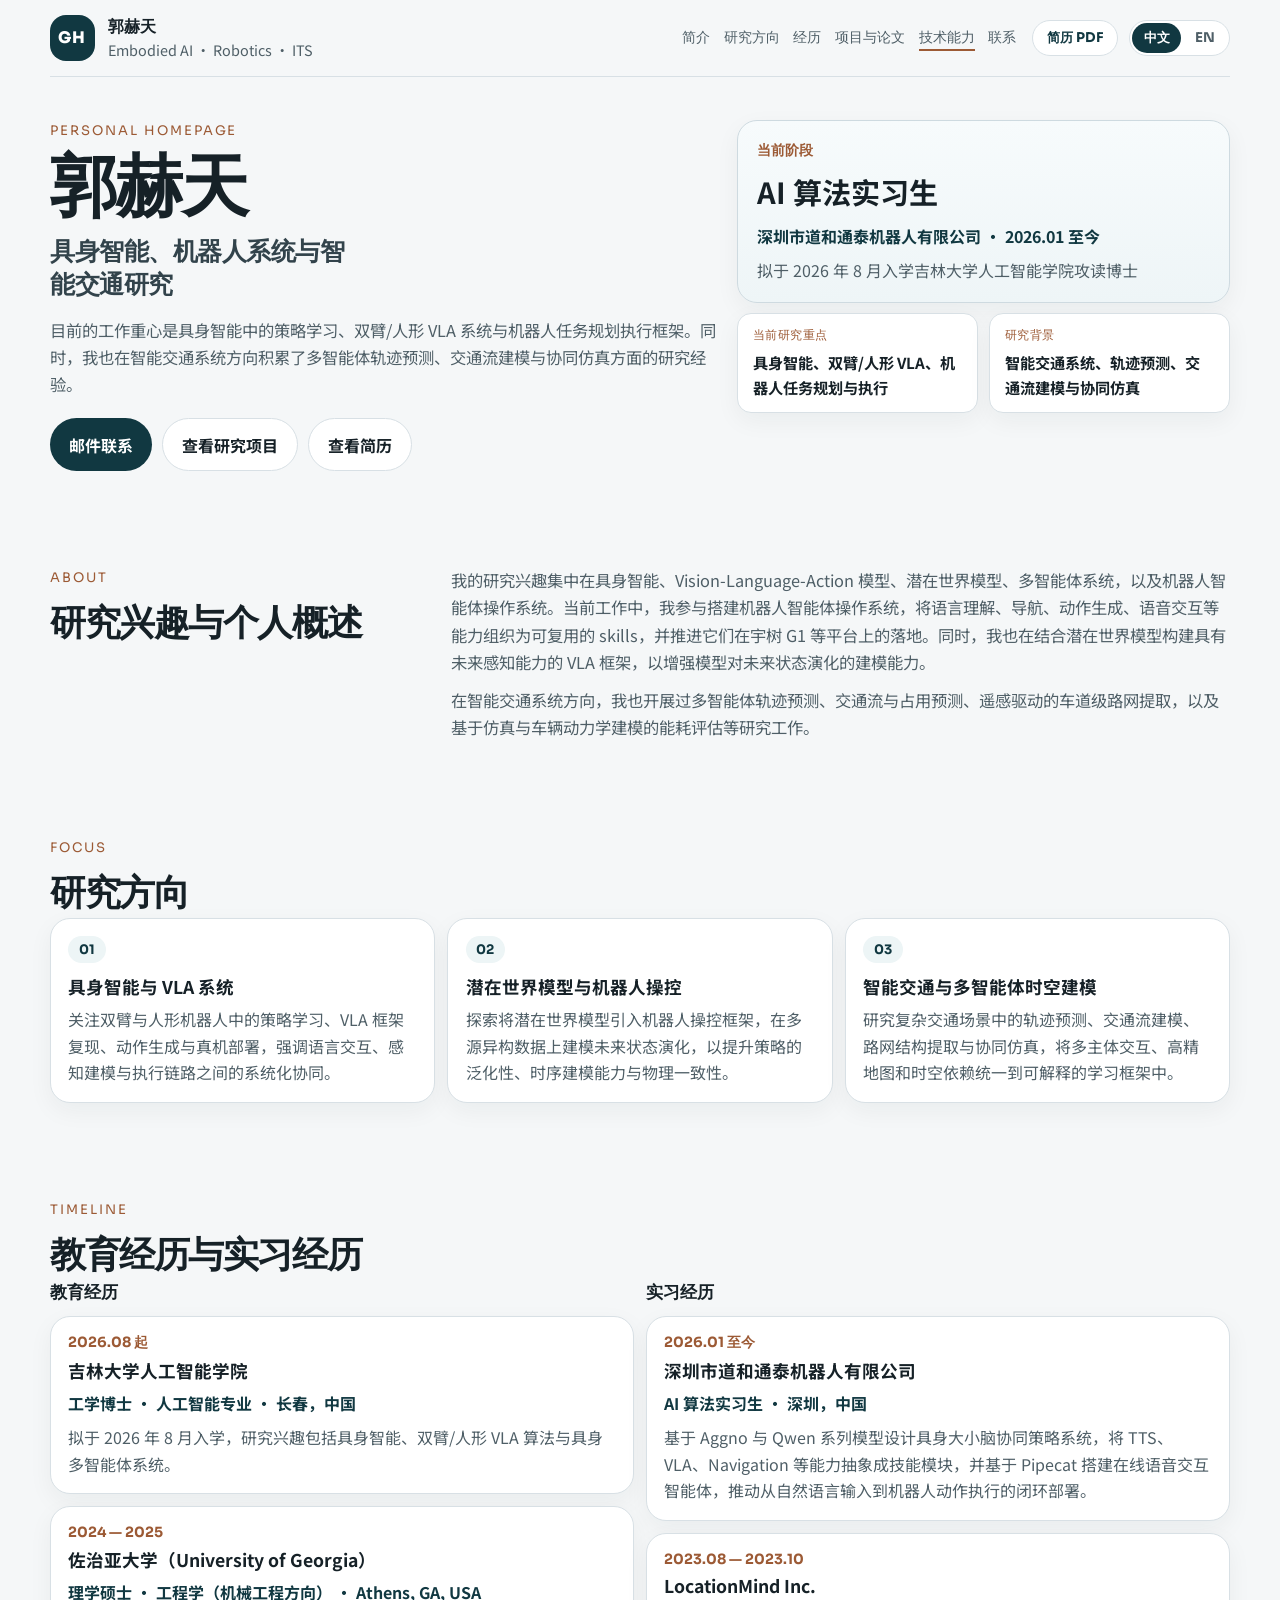
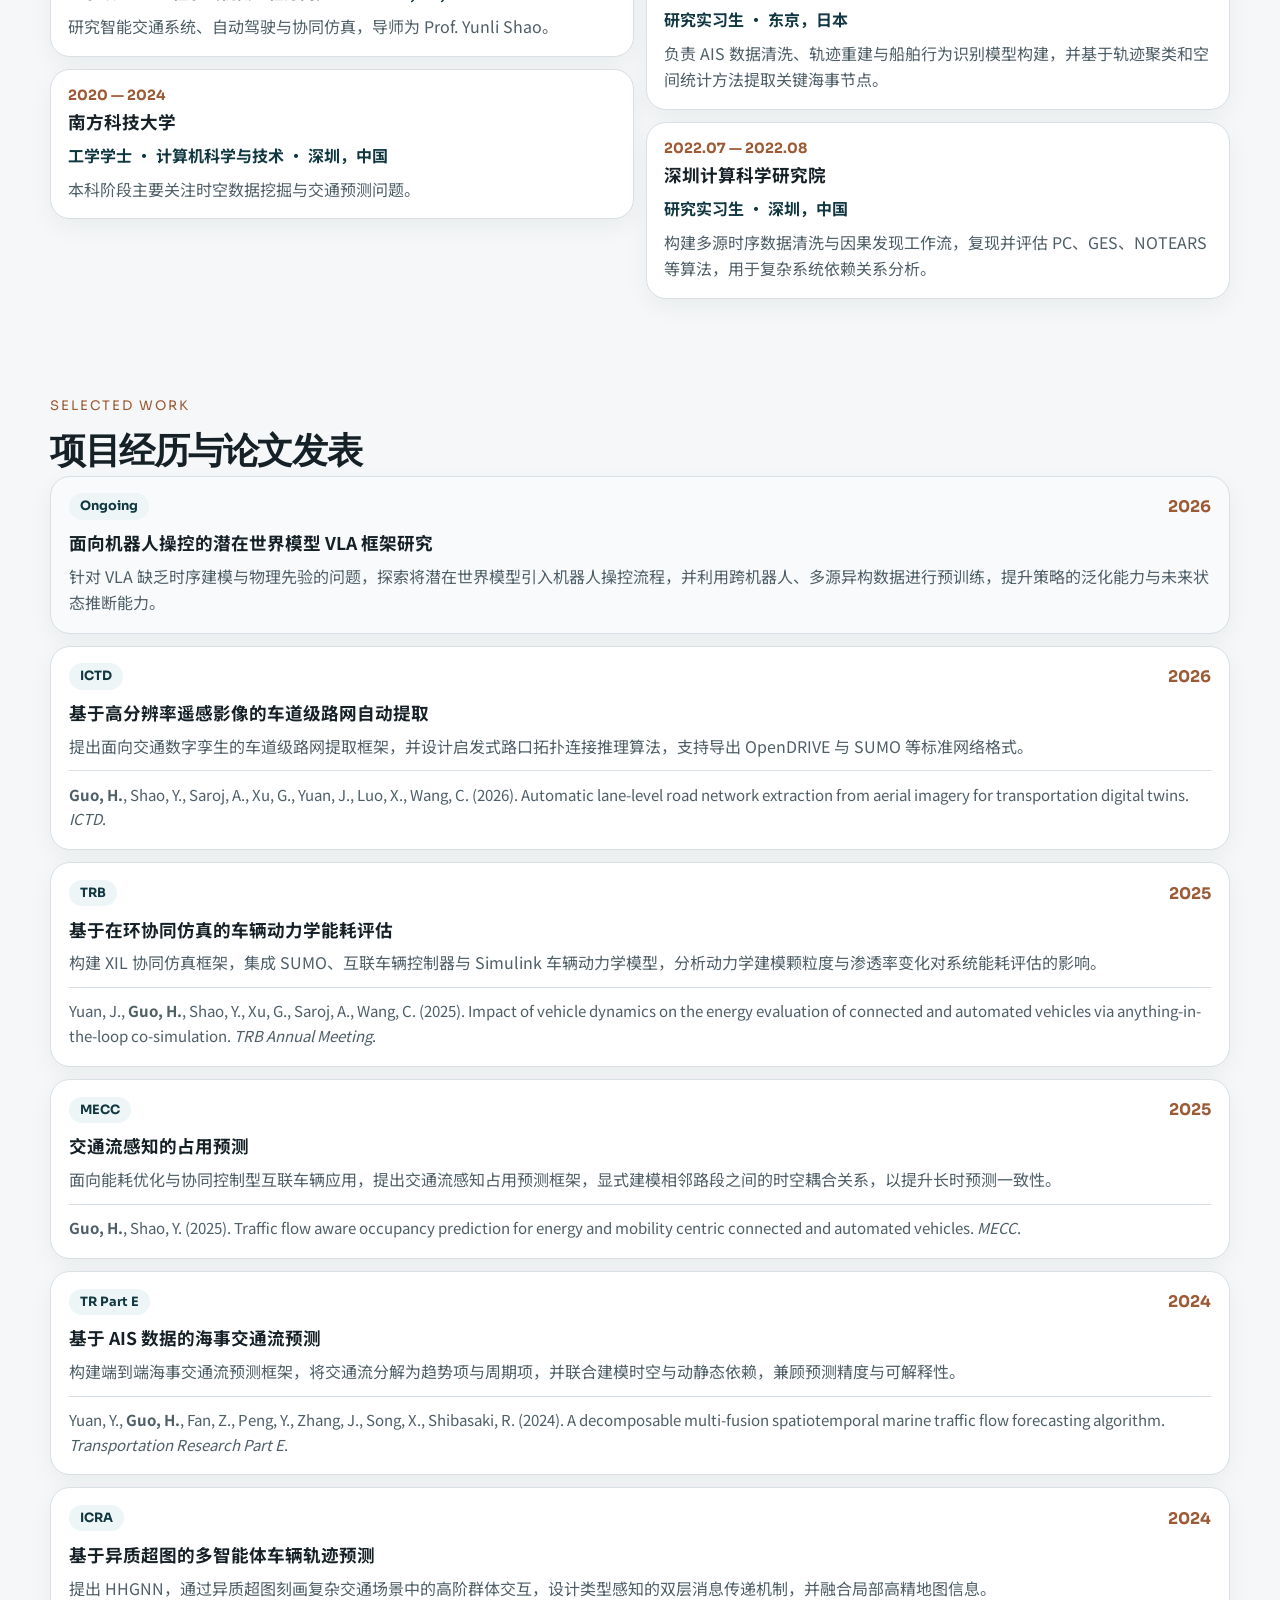
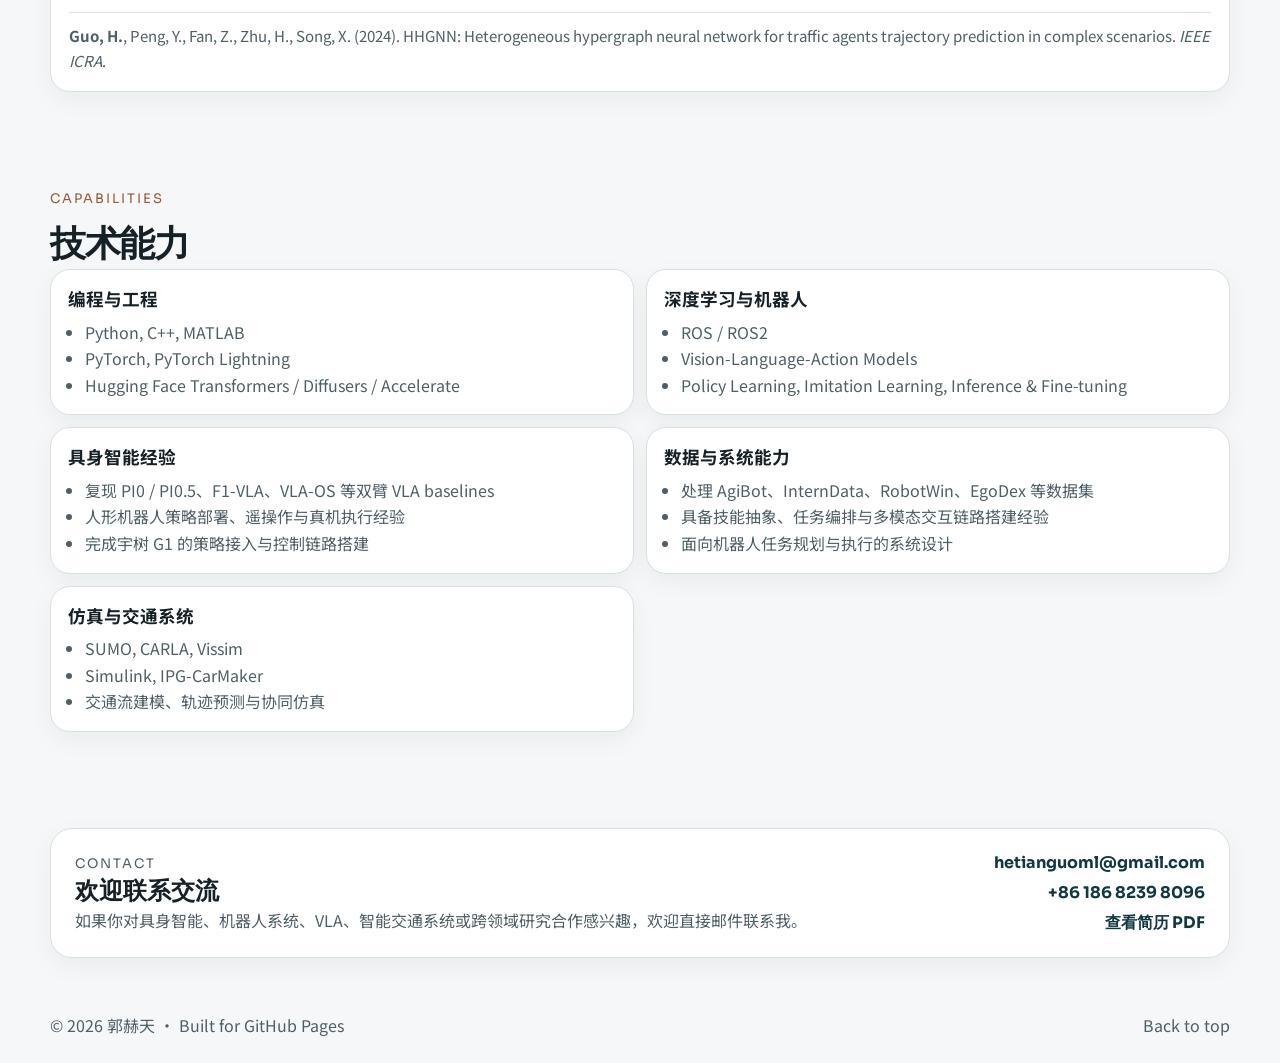
<file: index.html>
<!DOCTYPE html>
<html lang="zh-CN">
  <head>
    <meta charset="UTF-8" />
    <meta name="viewport" content="width=device-width, initial-scale=1.0" />
    <title>郭赫天 | Personal Homepage</title>
    <meta
      name="description"
      content="郭赫天的个人主页，聚焦具身智能、机器人系统、智能交通系统与多智能体建模。"
    />
    <meta
      name="keywords"
      content="郭赫天, Embodied AI, Vision-Language-Action, Intelligent Transportation Systems, Robotics"
    />
    <meta name="theme-color" content="#12343b" />
    <link rel="preconnect" href="https://fonts.googleapis.com" />
    <link rel="preconnect" href="https://fonts.gstatic.com" crossorigin />
    <link
      href="https://fonts.googleapis.com/css2?family=Noto+Sans+SC:wght@400;500;700;800&family=Sora:wght@400;600;700;800&display=swap"
      rel="stylesheet"
    />
    <link rel="stylesheet" href="styles.css" />
  </head>
  <body>
    <div class="page-shell">
      <header class="site-header">
        <a class="brand" href="#top">
          <span class="brand-mark">GH</span>
          <span class="brand-copy">
            <strong>郭赫天</strong>
            <span>Embodied AI · Robotics · ITS</span>
          </span>
        </a>

        <div class="header-actions">
          <nav class="site-nav" aria-label="主导航">
            <a href="#about">简介</a>
            <a href="#research">研究方向</a>
            <a href="#experience">经历</a>
            <a href="#publications">项目与论文</a>
            <a href="#skills">技术能力</a>
            <a href="#contact">联系</a>
          </nav>

          <div class="utility-links">
            <a
              class="cv-link"
              href="assets/CV_HetianGuo.pdf"
              target="_blank"
              rel="noopener"
            >
              简历 PDF
            </a>
            <div class="lang-switch" aria-label="语言切换">
              <a class="lang-option is-current" href="index.html" aria-current="page">中文</a>
              <a class="lang-option" href="index-en.html" lang="en">EN</a>
            </div>
          </div>
        </div>
      </header>

      <main id="top">
        <section class="hero section">
          <div class="hero-copy reveal">
            <p class="eyebrow">Personal Homepage</p>
            <h1>
              郭赫天
              <span>具身智能、机器人系统与智能交通研究</span>
            </h1>
            <p class="hero-lead">
              目前的工作重心是具身智能中的策略学习、双臂/人形 VLA
              系统与机器人任务规划执行框架。同时，我也在智能交通系统方向积累了多智能体轨迹预测、交通流建模与协同仿真方面的研究经验。
            </p>
            <div class="hero-actions">
              <a class="button button-primary" href="mailto:hetianguoml@gmail.com">邮件联系</a>
              <a class="button button-secondary" href="#publications">查看研究项目</a>
              <a
                class="button button-secondary"
                href="assets/CV_HetianGuo.pdf"
                target="_blank"
                rel="noopener"
              >
                查看简历
              </a>
            </div>
          </div>

          <aside class="hero-panel reveal">
            <div class="hero-card hero-card-accent">
              <p class="card-label">当前阶段</p>
              <h2>AI 算法实习生</h2>
              <p class="hero-card-meta">深圳市道和通泰机器人有限公司 · 2026.01 至今</p>
              <p class="hero-card-note">
                拟于 2026 年 8 月入学吉林大学人工智能学院攻读博士
              </p>
            </div>

            <div class="hero-mini-grid">
              <article class="mini-card">
                <span>当前研究重点</span>
                <strong>具身智能、双臂/人形 VLA、机器人任务规划与执行</strong>
              </article>
              <article class="mini-card">
                <span>研究背景</span>
                <strong>智能交通系统、轨迹预测、交通流建模与协同仿真</strong>
              </article>
            </div>
          </aside>
        </section>

        <section id="about" class="section two-column">
          <div class="section-heading reveal">
            <p class="eyebrow">About</p>
            <h2>研究兴趣与个人概述</h2>
          </div>
          <div class="section-body reveal">
            <p>
              我的研究兴趣集中在具身智能、Vision-Language-Action
              模型、潜在世界模型、多智能体系统，以及机器人智能体操作系统。当前工作中，我参与搭建机器人智能体操作系统，将语言理解、导航、动作生成、语音交互等能力组织为可复用的 skills，并推进它们在宇树 G1
              等平台上的落地。同时，我也在结合潜在世界模型构建具有未来感知能力的 VLA
              框架，以增强模型对未来状态演化的建模能力。
            </p>
            <p>
              在智能交通系统方向，我也开展过多智能体轨迹预测、交通流与占用预测、遥感驱动的车道级路网提取，以及基于仿真与车辆动力学建模的能耗评估等研究工作。
            </p>
          </div>
        </section>

        <section id="research" class="section">
          <div class="section-heading reveal">
            <p class="eyebrow">Focus</p>
            <h2>研究方向</h2>
          </div>
          <div class="focus-grid">
            <article class="focus-card reveal">
              <span class="focus-index">01</span>
              <h3>具身智能与 VLA 系统</h3>
              <p>
                关注双臂与人形机器人中的策略学习、VLA
                框架复现、动作生成与真机部署，强调语言交互、感知建模与执行链路之间的系统化协同。
              </p>
            </article>
            <article class="focus-card reveal">
              <span class="focus-index">02</span>
              <h3>潜在世界模型与机器人操控</h3>
              <p>
                探索将潜在世界模型引入机器人操控框架，在多源异构数据上建模未来状态演化，以提升策略的泛化性、时序建模能力与物理一致性。
              </p>
            </article>
            <article class="focus-card reveal">
              <span class="focus-index">03</span>
              <h3>智能交通与多智能体时空建模</h3>
              <p>
                研究复杂交通场景中的轨迹预测、交通流建模、路网结构提取与协同仿真，将多主体交互、高精地图和时空依赖统一到可解释的学习框架中。
              </p>
            </article>
          </div>
        </section>

        <section id="experience" class="section">
          <div class="section-heading reveal">
            <p class="eyebrow">Timeline</p>
            <h2>教育经历与实习经历</h2>
          </div>
          <div class="experience-columns">
            <div class="experience-group reveal">
              <h3 class="experience-group-title">教育经历</h3>
              <article class="entry-card">
                <div class="entry-date">2026.08 起</div>
                <h4>吉林大学人工智能学院</h4>
                <p class="entry-meta">工学博士 · 人工智能专业 · 长春，中国</p>
                <p>
                  拟于 2026 年 8 月入学，研究兴趣包括具身智能、双臂/人形 VLA
                  算法与具身多智能体系统。
                </p>
              </article>
              <article class="entry-card">
                <div class="entry-date">2024 — 2025</div>
                <h4>佐治亚大学（University of Georgia）</h4>
                <p class="entry-meta">理学硕士 · 工程学（机械工程方向） · Athens, GA, USA</p>
                <p>
                  研究智能交通系统、自动驾驶与协同仿真，导师为 Prof. Yunli
                  Shao。
                </p>
              </article>
              <article class="entry-card">
                <div class="entry-date">2020 — 2024</div>
                <h4>南方科技大学</h4>
                <p class="entry-meta">工学学士 · 计算机科学与技术 · 深圳，中国</p>
                <p>本科阶段主要关注时空数据挖掘与交通预测问题。</p>
              </article>
            </div>

            <div class="experience-group reveal">
              <h3 class="experience-group-title">实习经历</h3>
              <article class="entry-card">
                <div class="entry-date">2026.01 至今</div>
                <h4>深圳市道和通泰机器人有限公司</h4>
                <p class="entry-meta">AI 算法实习生 · 深圳，中国</p>
                <p>
                  基于 Aggno 与 Qwen 系列模型设计具身大小脑协同策略系统，将
                  TTS、VLA、Navigation
                  等能力抽象成技能模块，并基于 Pipecat
                  搭建在线语音交互智能体，推动从自然语言输入到机器人动作执行的闭环部署。
                </p>
              </article>
              <article class="entry-card">
                <div class="entry-date">2023.08 — 2023.10</div>
                <h4>LocationMind Inc.</h4>
                <p class="entry-meta">研究实习生 · 东京，日本</p>
                <p>
                  负责 AIS
                  数据清洗、轨迹重建与船舶行为识别模型构建，并基于轨迹聚类和空间统计方法提取关键海事节点。
                </p>
              </article>
              <article class="entry-card">
                <div class="entry-date">2022.07 — 2022.08</div>
                <h4>深圳计算科学研究院</h4>
                <p class="entry-meta">研究实习生 · 深圳，中国</p>
                <p>
                  构建多源时序数据清洗与因果发现工作流，复现并评估 PC、GES、NOTEARS
                  等算法，用于复杂系统依赖关系分析。
                </p>
              </article>
            </div>
          </div>
        </section>

        <section id="publications" class="section">
          <div class="section-heading reveal">
            <p class="eyebrow">Selected Work</p>
            <h2>项目经历与论文发表</h2>
          </div>
          <div class="project-grid">
            <article class="project-card reveal featured-card">
              <div class="project-topline">
                <span class="project-tag">Ongoing</span>
                <span class="project-year">2026</span>
              </div>
              <h3>面向机器人操控的潜在世界模型 VLA 框架研究</h3>
              <p>
                针对 VLA
                缺乏时序建模与物理先验的问题，探索将潜在世界模型引入机器人操控流程，并利用跨机器人、多源异构数据进行预训练，提升策略的泛化能力与未来状态推断能力。
              </p>
            </article>

            <article class="project-card reveal">
              <div class="project-topline">
                <span class="project-tag">ICTD</span>
                <span class="project-year">2026</span>
              </div>
              <h3>基于高分辨率遥感影像的车道级路网自动提取</h3>
              <p>
                提出面向交通数字孪生的车道级路网提取框架，并设计启发式路口拓扑连接推理算法，支持导出 OpenDRIVE 与 SUMO
                等标准网络格式。
              </p>
              <p class="publication-ref">
                <strong>Guo, H.</strong>, Shao, Y., Saroj, A., Xu, G., Yuan, J.,
                Luo, X., Wang, C. (2026). Automatic lane-level road network
                extraction from aerial imagery for transportation digital twins.
                <em>ICTD</em>.
              </p>
            </article>

            <article class="project-card reveal">
              <div class="project-topline">
                <span class="project-tag">TRB</span>
                <span class="project-year">2025</span>
              </div>
              <h3>基于在环协同仿真的车辆动力学能耗评估</h3>
              <p>
                构建 XIL 协同仿真框架，集成 SUMO、互联车辆控制器与 Simulink
                车辆动力学模型，分析动力学建模颗粒度与渗透率变化对系统能耗评估的影响。
              </p>
              <p class="publication-ref">
                Yuan, J., <strong>Guo, H.</strong>, Shao, Y., Xu, G., Saroj, A.,
                Wang, C. (2025). Impact of vehicle dynamics on the energy
                evaluation of connected and automated vehicles via
                anything-in-the-loop co-simulation. <em>TRB Annual Meeting</em>.
              </p>
            </article>

            <article class="project-card reveal">
              <div class="project-topline">
                <span class="project-tag">MECC</span>
                <span class="project-year">2025</span>
              </div>
              <h3>交通流感知的占用预测</h3>
              <p>
                面向能耗优化与协同控制型互联车辆应用，提出交通流感知占用预测框架，显式建模相邻路段之间的时空耦合关系，以提升长时预测一致性。
              </p>
              <p class="publication-ref">
                <strong>Guo, H.</strong>, Shao, Y. (2025). Traffic flow aware
                occupancy prediction for energy and mobility centric connected
                and automated vehicles. <em>MECC</em>.
              </p>
            </article>

            <article class="project-card reveal">
              <div class="project-topline">
                <span class="project-tag">TR Part E</span>
                <span class="project-year">2024</span>
              </div>
              <h3>基于 AIS 数据的海事交通流预测</h3>
              <p>
                构建端到端海事交通流预测框架，将交通流分解为趋势项与周期项，并联合建模时空与动静态依赖，兼顾预测精度与可解释性。
              </p>
              <p class="publication-ref">
                Yuan, Y., <strong>Guo, H.</strong>, Fan, Z., Peng, Y., Zhang,
                J., Song, X., Shibasaki, R. (2024). A decomposable multi-fusion
                spatiotemporal marine traffic flow forecasting algorithm.
                <em>Transportation Research Part E</em>.
              </p>
            </article>

            <article class="project-card reveal">
              <div class="project-topline">
                <span class="project-tag">ICRA</span>
                <span class="project-year">2024</span>
              </div>
              <h3>基于异质超图的多智能体车辆轨迹预测</h3>
              <p>
                提出 HHGNN，通过异质超图刻画复杂交通场景中的高阶群体交互，设计类型感知的双层消息传递机制，并融合局部高精地图信息。
              </p>
              <p class="publication-ref">
                <strong>Guo, H.</strong>, Peng, Y., Fan, Z., Zhu, H., Song, X.
                (2024). HHGNN: Heterogeneous hypergraph neural network for
                traffic agents trajectory prediction in complex scenarios.
                <em>IEEE ICRA</em>.
              </p>
            </article>
          </div>
        </section>

        <section id="skills" class="section">
          <div class="section-heading reveal">
            <p class="eyebrow">Capabilities</p>
            <h2>技术能力</h2>
          </div>
          <div class="skills-grid">
            <article class="skill-card reveal">
              <h3>编程与工程</h3>
              <ul>
                <li>Python, C++, MATLAB</li>
                <li>PyTorch, PyTorch Lightning</li>
                <li>Hugging Face Transformers / Diffusers / Accelerate</li>
              </ul>
            </article>
            <article class="skill-card reveal">
              <h3>深度学习与机器人</h3>
              <ul>
                <li>ROS / ROS2</li>
                <li>Vision-Language-Action Models</li>
                <li>Policy Learning, Imitation Learning, Inference & Fine-tuning</li>
              </ul>
            </article>
            <article class="skill-card reveal">
              <h3>具身智能经验</h3>
              <ul>
                <li>复现 PI0 / PI0.5、F1-VLA、VLA-OS 等双臂 VLA baselines</li>
                <li>人形机器人策略部署、遥操作与真机执行经验</li>
                <li>完成宇树 G1 的策略接入与控制链路搭建</li>
              </ul>
            </article>
            <article class="skill-card reveal">
              <h3>数据与系统能力</h3>
              <ul>
                <li>处理 AgiBot、InternData、RobotWin、EgoDex 等数据集</li>
                <li>具备技能抽象、任务编排与多模态交互链路搭建经验</li>
                <li>面向机器人任务规划与执行的系统设计</li>
              </ul>
            </article>
            <article class="skill-card reveal">
              <h3>仿真与交通系统</h3>
              <ul>
                <li>SUMO, CARLA, Vissim</li>
                <li>Simulink, IPG-CarMaker</li>
                <li>交通流建模、轨迹预测与协同仿真</li>
              </ul>
            </article>
          </div>
        </section>

        <section id="contact" class="section contact-section">
          <div class="contact-card reveal">
            <div>
              <p class="eyebrow">Contact</p>
              <h2>欢迎联系交流</h2>
              <p>
                如果你对具身智能、机器人系统、VLA、智能交通系统或跨领域研究合作感兴趣，欢迎直接邮件联系我。
              </p>
            </div>
            <div class="contact-links">
              <a href="mailto:hetianguoml@gmail.com">hetianguoml@gmail.com</a>
              <a href="tel:+8618682398096">+86 186 8239 8096</a>
              <a href="assets/CV_HetianGuo.pdf" target="_blank" rel="noopener">查看简历 PDF</a>
            </div>
          </div>
        </section>
      </main>

      <footer class="site-footer">
        <p>© 2026 郭赫天 · Built for GitHub Pages</p>
        <a href="#top" aria-label="回到顶部">Back to top</a>
      </footer>
    </div>

    <script src="script.js"></script>
  </body>
</html>
</file>
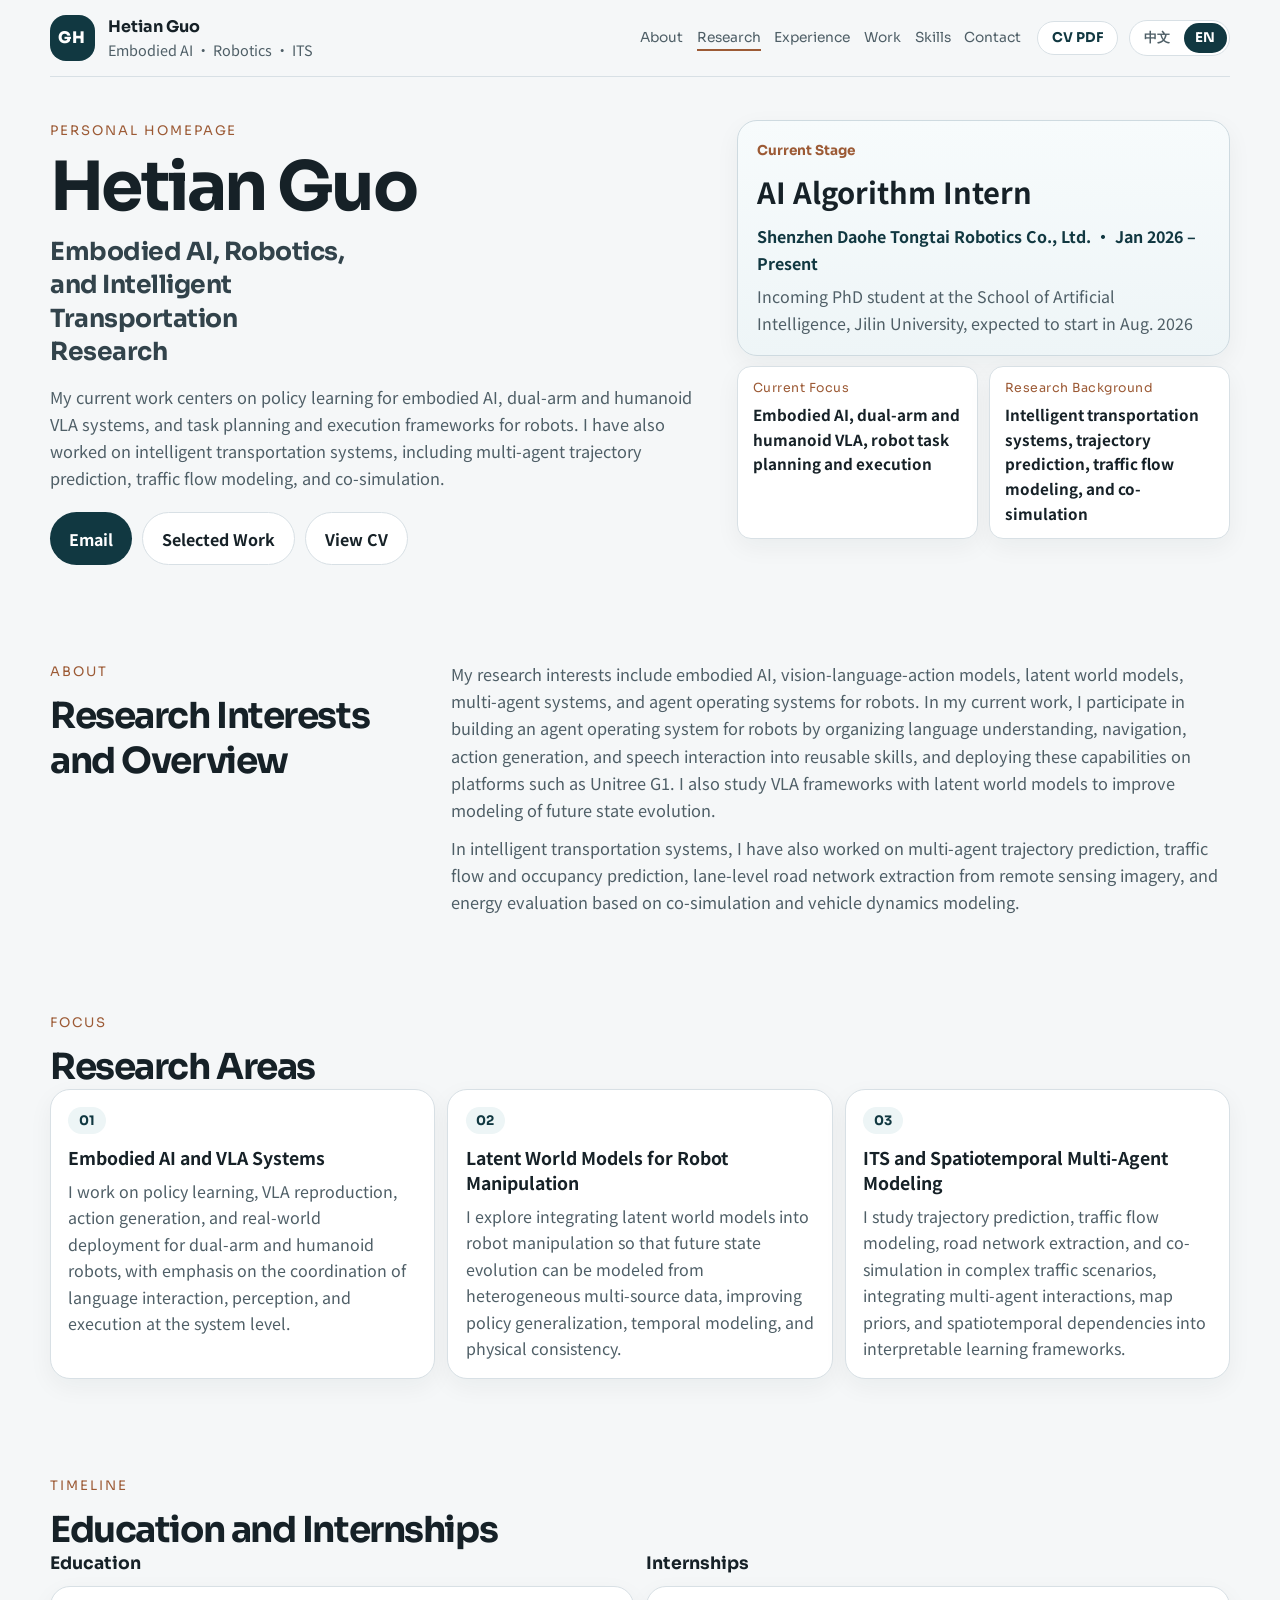
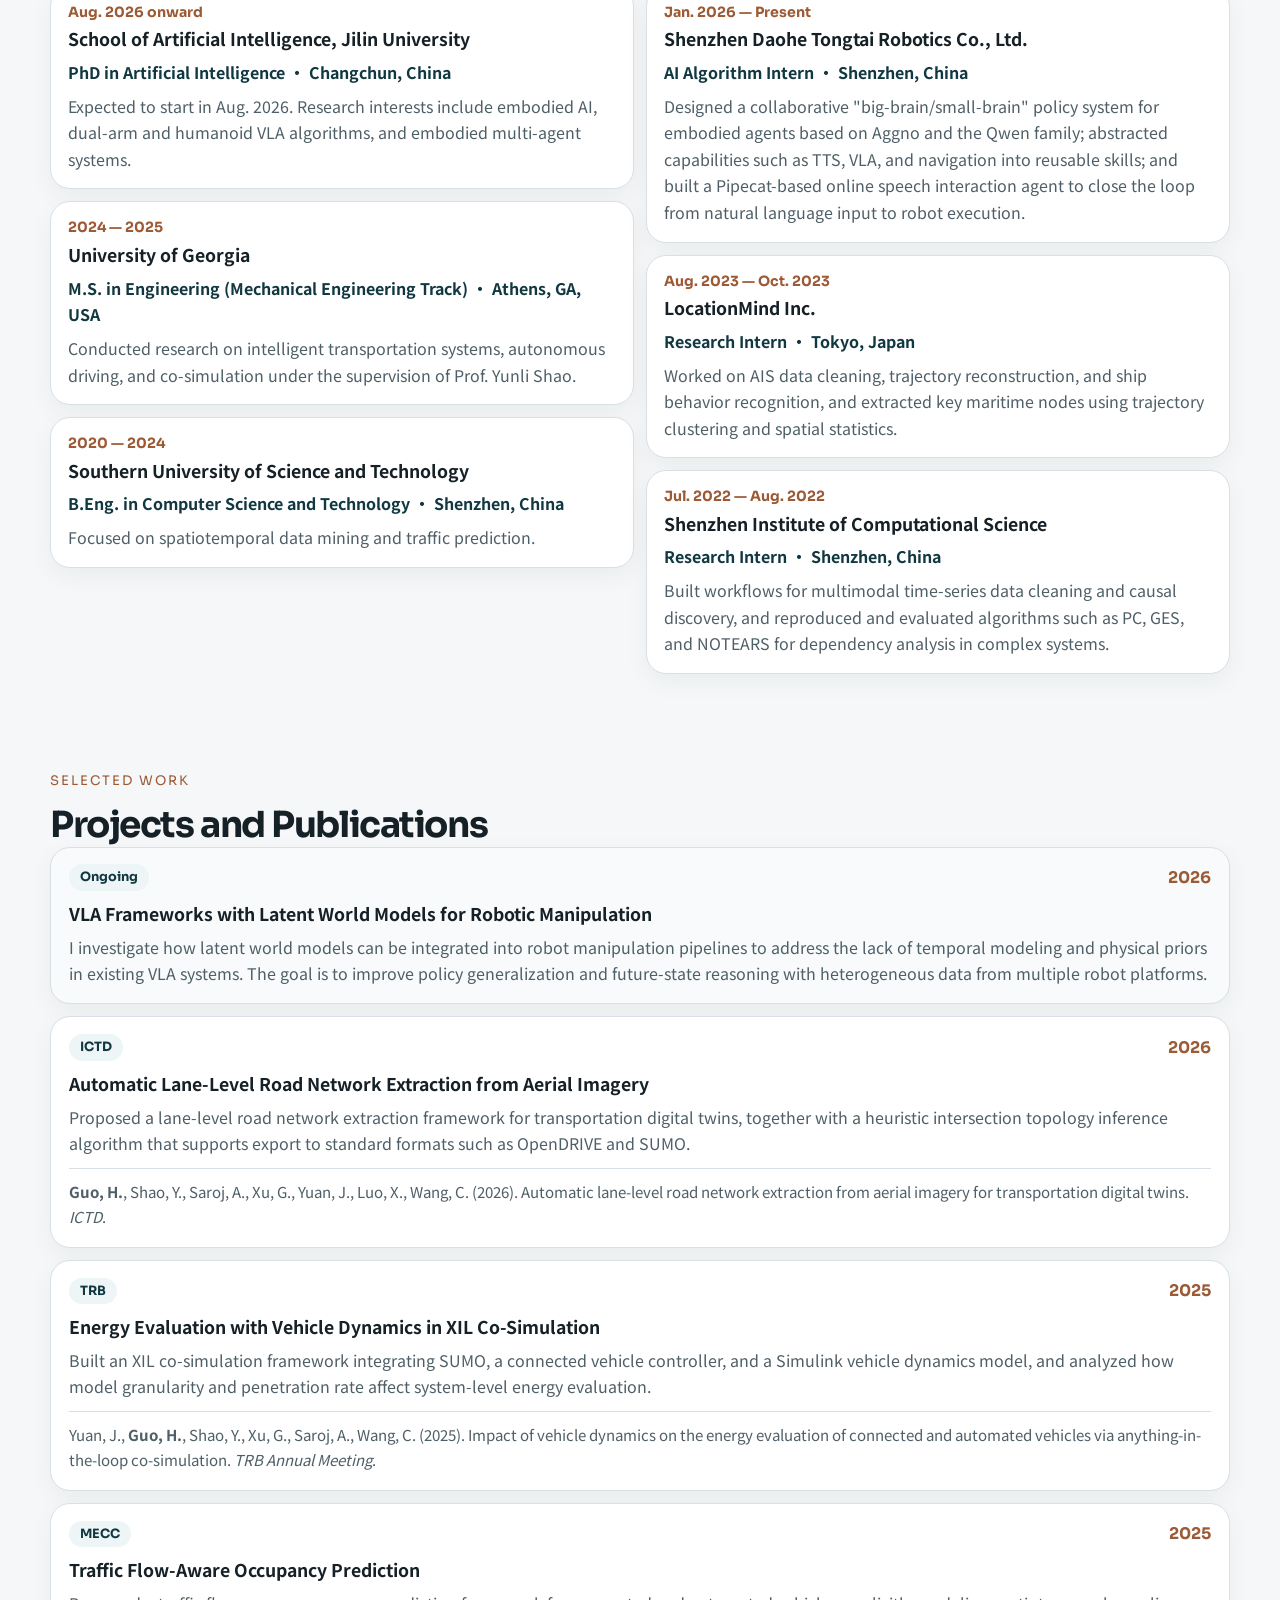
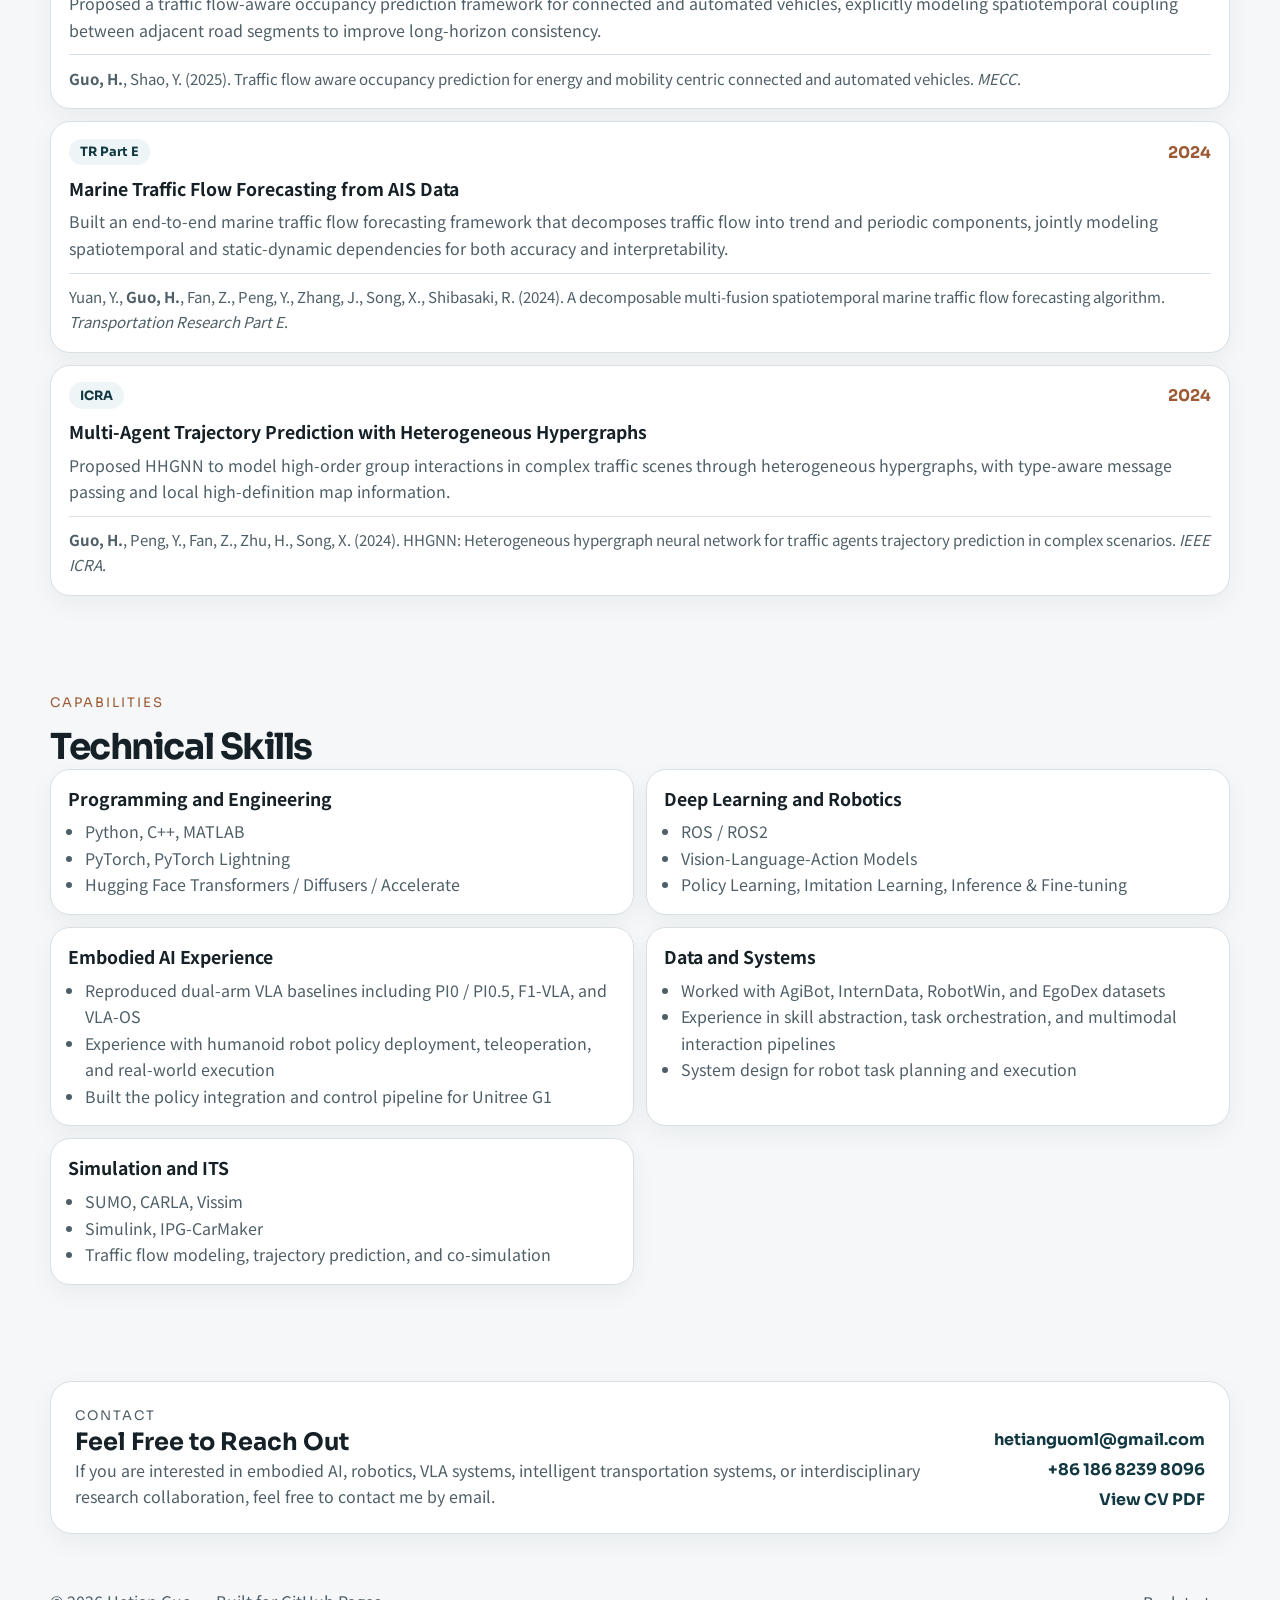
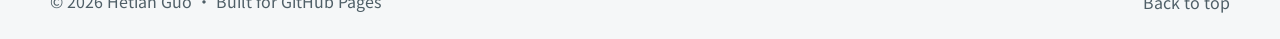
<file: index-en.html>
<!DOCTYPE html>
<html lang="en">
  <head>
    <meta charset="UTF-8" />
    <meta name="viewport" content="width=device-width, initial-scale=1.0" />
    <title>Hetian Guo | Personal Homepage</title>
    <meta
      name="description"
      content="Personal homepage of Hetian Guo, with interests in embodied AI, robotics, intelligent transportation systems, and multi-agent modeling."
    />
    <meta
      name="keywords"
      content="Hetian Guo, Embodied AI, Vision-Language-Action, Intelligent Transportation Systems, Robotics"
    />
    <meta name="theme-color" content="#12343b" />
    <link rel="preconnect" href="https://fonts.googleapis.com" />
    <link rel="preconnect" href="https://fonts.gstatic.com" crossorigin />
    <link
      href="https://fonts.googleapis.com/css2?family=Noto+Sans+SC:wght@400;500;700;800&family=Sora:wght@400;600;700;800&display=swap"
      rel="stylesheet"
    />
    <link rel="stylesheet" href="styles.css" />
  </head>
  <body>
    <div class="page-shell">
      <header class="site-header">
        <a class="brand" href="#top">
          <span class="brand-mark">GH</span>
          <span class="brand-copy">
            <strong>Hetian Guo</strong>
            <span>Embodied AI · Robotics · ITS</span>
          </span>
        </a>

        <div class="header-actions">
          <nav class="site-nav" aria-label="Main navigation">
            <a href="#about">About</a>
            <a href="#research">Research</a>
            <a href="#experience">Experience</a>
            <a href="#publications">Work</a>
            <a href="#skills">Skills</a>
            <a href="#contact">Contact</a>
          </nav>

          <div class="utility-links">
            <a
              class="cv-link"
              href="assets/CV_HetianGuo.pdf"
              target="_blank"
              rel="noopener"
            >
              CV PDF
            </a>
            <div class="lang-switch" aria-label="Language switch">
              <a class="lang-option" href="index.html">中文</a>
              <a class="lang-option is-current" href="index-en.html" lang="en" aria-current="page">EN</a>
            </div>
          </div>
        </div>
      </header>

      <main id="top">
        <section class="hero section">
          <div class="hero-copy reveal">
            <p class="eyebrow">Personal Homepage</p>
            <h1>
              Hetian Guo
              <span>Embodied AI, Robotics, and Intelligent Transportation Research</span>
            </h1>
            <p class="hero-lead">
              My current work centers on policy learning for embodied AI, dual-arm
              and humanoid VLA systems, and task planning and execution
              frameworks for robots. I have also worked on intelligent
              transportation systems, including multi-agent trajectory
              prediction, traffic flow modeling, and co-simulation.
            </p>
            <div class="hero-actions">
              <a class="button button-primary" href="mailto:hetianguoml@gmail.com">Email</a>
              <a class="button button-secondary" href="#publications">Selected Work</a>
              <a
                class="button button-secondary"
                href="assets/CV_HetianGuo.pdf"
                target="_blank"
                rel="noopener"
              >
                View CV
              </a>
            </div>
          </div>

          <aside class="hero-panel reveal">
            <div class="hero-card hero-card-accent">
              <p class="card-label">Current Stage</p>
              <h2>AI Algorithm Intern</h2>
              <p class="hero-card-meta">
                Shenzhen Daohe Tongtai Robotics Co., Ltd. · Jan 2026 – Present
              </p>
              <p class="hero-card-note">
                Incoming PhD student at the School of Artificial Intelligence,
                Jilin University, expected to start in Aug. 2026
              </p>
            </div>

            <div class="hero-mini-grid">
              <article class="mini-card">
                <span>Current Focus</span>
                <strong>
                  Embodied AI, dual-arm and humanoid VLA, robot task planning
                  and execution
                </strong>
              </article>
              <article class="mini-card">
                <span>Research Background</span>
                <strong>
                  Intelligent transportation systems, trajectory prediction,
                  traffic flow modeling, and co-simulation
                </strong>
              </article>
            </div>
          </aside>
        </section>

        <section id="about" class="section two-column">
          <div class="section-heading reveal">
            <p class="eyebrow">About</p>
            <h2>Research Interests and Overview</h2>
          </div>
          <div class="section-body reveal">
            <p>
              My research interests include embodied AI,
              vision-language-action models, latent world models, multi-agent
              systems, and agent operating systems for robots. In my current
              work, I participate in building an agent operating system for
              robots by organizing language understanding, navigation, action
              generation, and speech interaction into reusable skills, and
              deploying these capabilities on platforms such as Unitree G1. I
              also study VLA frameworks with latent world models to improve
              modeling of future state evolution.
            </p>
            <p>
              In intelligent transportation systems, I have also worked on
              multi-agent trajectory prediction, traffic flow and occupancy
              prediction, lane-level road network extraction from remote sensing
              imagery, and energy evaluation based on co-simulation and vehicle
              dynamics modeling.
            </p>
          </div>
        </section>

        <section id="research" class="section">
          <div class="section-heading reveal">
            <p class="eyebrow">Focus</p>
            <h2>Research Areas</h2>
          </div>
          <div class="focus-grid">
            <article class="focus-card reveal">
              <span class="focus-index">01</span>
              <h3>Embodied AI and VLA Systems</h3>
              <p>
                I work on policy learning, VLA reproduction, action generation,
                and real-world deployment for dual-arm and humanoid robots, with
                emphasis on the coordination of language interaction, perception,
                and execution at the system level.
              </p>
            </article>
            <article class="focus-card reveal">
              <span class="focus-index">02</span>
              <h3>Latent World Models for Robot Manipulation</h3>
              <p>
                I explore integrating latent world models into robot manipulation
                so that future state evolution can be modeled from heterogeneous
                multi-source data, improving policy generalization, temporal
                modeling, and physical consistency.
              </p>
            </article>
            <article class="focus-card reveal">
              <span class="focus-index">03</span>
              <h3>ITS and Spatiotemporal Multi-Agent Modeling</h3>
              <p>
                I study trajectory prediction, traffic flow modeling, road
                network extraction, and co-simulation in complex traffic
                scenarios, integrating multi-agent interactions, map priors, and
                spatiotemporal dependencies into interpretable learning
                frameworks.
              </p>
            </article>
          </div>
        </section>

        <section id="experience" class="section">
          <div class="section-heading reveal">
            <p class="eyebrow">Timeline</p>
            <h2>Education and Internships</h2>
          </div>
          <div class="experience-columns">
            <div class="experience-group reveal">
              <h3 class="experience-group-title">Education</h3>
              <article class="entry-card">
                <div class="entry-date">Aug. 2026 onward</div>
                <h4>School of Artificial Intelligence, Jilin University</h4>
                <p class="entry-meta">PhD in Artificial Intelligence · Changchun, China</p>
                <p>
                  Expected to start in Aug. 2026. Research interests include
                  embodied AI, dual-arm and humanoid VLA algorithms, and
                  embodied multi-agent systems.
                </p>
              </article>
              <article class="entry-card">
                <div class="entry-date">2024 — 2025</div>
                <h4>University of Georgia</h4>
                <p class="entry-meta">M.S. in Engineering (Mechanical Engineering Track) · Athens, GA, USA</p>
                <p>
                  Conducted research on intelligent transportation systems,
                  autonomous driving, and co-simulation under the supervision of
                  Prof. Yunli Shao.
                </p>
              </article>
              <article class="entry-card">
                <div class="entry-date">2020 — 2024</div>
                <h4>Southern University of Science and Technology</h4>
                <p class="entry-meta">B.Eng. in Computer Science and Technology · Shenzhen, China</p>
                <p>
                  Focused on spatiotemporal data mining and traffic prediction.
                </p>
              </article>
            </div>

            <div class="experience-group reveal">
              <h3 class="experience-group-title">Internships</h3>
              <article class="entry-card">
                <div class="entry-date">Jan. 2026 — Present</div>
                <h4>Shenzhen Daohe Tongtai Robotics Co., Ltd.</h4>
                <p class="entry-meta">AI Algorithm Intern · Shenzhen, China</p>
                <p>
                  Designed a collaborative "big-brain/small-brain" policy system
                  for embodied agents based on Aggno and the Qwen family;
                  abstracted capabilities such as TTS, VLA, and navigation into
                  reusable skills; and built a Pipecat-based online speech
                  interaction agent to close the loop from natural language input
                  to robot execution.
                </p>
              </article>
              <article class="entry-card">
                <div class="entry-date">Aug. 2023 — Oct. 2023</div>
                <h4>LocationMind Inc.</h4>
                <p class="entry-meta">Research Intern · Tokyo, Japan</p>
                <p>
                  Worked on AIS data cleaning, trajectory reconstruction, and
                  ship behavior recognition, and extracted key maritime nodes
                  using trajectory clustering and spatial statistics.
                </p>
              </article>
              <article class="entry-card">
                <div class="entry-date">Jul. 2022 — Aug. 2022</div>
                <h4>Shenzhen Institute of Computational Science</h4>
                <p class="entry-meta">Research Intern · Shenzhen, China</p>
                <p>
                  Built workflows for multimodal time-series data cleaning and
                  causal discovery, and reproduced and evaluated algorithms such
                  as PC, GES, and NOTEARS for dependency analysis in complex
                  systems.
                </p>
              </article>
            </div>
          </div>
        </section>

        <section id="publications" class="section">
          <div class="section-heading reveal">
            <p class="eyebrow">Selected Work</p>
            <h2>Projects and Publications</h2>
          </div>
          <div class="project-grid">
            <article class="project-card reveal featured-card">
              <div class="project-topline">
                <span class="project-tag">Ongoing</span>
                <span class="project-year">2026</span>
              </div>
              <h3>VLA Frameworks with Latent World Models for Robotic Manipulation</h3>
              <p>
                I investigate how latent world models can be integrated into
                robot manipulation pipelines to address the lack of temporal
                modeling and physical priors in existing VLA systems. The goal
                is to improve policy generalization and future-state reasoning
                with heterogeneous data from multiple robot platforms.
              </p>
            </article>

            <article class="project-card reveal">
              <div class="project-topline">
                <span class="project-tag">ICTD</span>
                <span class="project-year">2026</span>
              </div>
              <h3>Automatic Lane-Level Road Network Extraction from Aerial Imagery</h3>
              <p>
                Proposed a lane-level road network extraction framework for
                transportation digital twins, together with a heuristic
                intersection topology inference algorithm that supports export
                to standard formats such as OpenDRIVE and SUMO.
              </p>
              <p class="publication-ref">
                <strong>Guo, H.</strong>, Shao, Y., Saroj, A., Xu, G., Yuan, J.,
                Luo, X., Wang, C. (2026). Automatic lane-level road network
                extraction from aerial imagery for transportation digital twins.
                <em>ICTD</em>.
              </p>
            </article>

            <article class="project-card reveal">
              <div class="project-topline">
                <span class="project-tag">TRB</span>
                <span class="project-year">2025</span>
              </div>
              <h3>Energy Evaluation with Vehicle Dynamics in XIL Co-Simulation</h3>
              <p>
                Built an XIL co-simulation framework integrating SUMO, a
                connected vehicle controller, and a Simulink vehicle dynamics
                model, and analyzed how model granularity and penetration rate
                affect system-level energy evaluation.
              </p>
              <p class="publication-ref">
                Yuan, J., <strong>Guo, H.</strong>, Shao, Y., Xu, G., Saroj, A.,
                Wang, C. (2025). Impact of vehicle dynamics on the energy
                evaluation of connected and automated vehicles via
                anything-in-the-loop co-simulation. <em>TRB Annual Meeting</em>.
              </p>
            </article>

            <article class="project-card reveal">
              <div class="project-topline">
                <span class="project-tag">MECC</span>
                <span class="project-year">2025</span>
              </div>
              <h3>Traffic Flow-Aware Occupancy Prediction</h3>
              <p>
                Proposed a traffic flow-aware occupancy prediction framework for
                connected and automated vehicles, explicitly modeling
                spatiotemporal coupling between adjacent road segments to improve
                long-horizon consistency.
              </p>
              <p class="publication-ref">
                <strong>Guo, H.</strong>, Shao, Y. (2025). Traffic flow aware
                occupancy prediction for energy and mobility centric connected
                and automated vehicles. <em>MECC</em>.
              </p>
            </article>

            <article class="project-card reveal">
              <div class="project-topline">
                <span class="project-tag">TR Part E</span>
                <span class="project-year">2024</span>
              </div>
              <h3>Marine Traffic Flow Forecasting from AIS Data</h3>
              <p>
                Built an end-to-end marine traffic flow forecasting framework
                that decomposes traffic flow into trend and periodic components,
                jointly modeling spatiotemporal and static-dynamic dependencies
                for both accuracy and interpretability.
              </p>
              <p class="publication-ref">
                Yuan, Y., <strong>Guo, H.</strong>, Fan, Z., Peng, Y., Zhang,
                J., Song, X., Shibasaki, R. (2024). A decomposable multi-fusion
                spatiotemporal marine traffic flow forecasting algorithm.
                <em>Transportation Research Part E</em>.
              </p>
            </article>

            <article class="project-card reveal">
              <div class="project-topline">
                <span class="project-tag">ICRA</span>
                <span class="project-year">2024</span>
              </div>
              <h3>Multi-Agent Trajectory Prediction with Heterogeneous Hypergraphs</h3>
              <p>
                Proposed HHGNN to model high-order group interactions in complex
                traffic scenes through heterogeneous hypergraphs, with
                type-aware message passing and local high-definition map
                information.
              </p>
              <p class="publication-ref">
                <strong>Guo, H.</strong>, Peng, Y., Fan, Z., Zhu, H., Song, X.
                (2024). HHGNN: Heterogeneous hypergraph neural network for
                traffic agents trajectory prediction in complex scenarios.
                <em>IEEE ICRA</em>.
              </p>
            </article>
          </div>
        </section>

        <section id="skills" class="section">
          <div class="section-heading reveal">
            <p class="eyebrow">Capabilities</p>
            <h2>Technical Skills</h2>
          </div>
          <div class="skills-grid">
            <article class="skill-card reveal">
              <h3>Programming and Engineering</h3>
              <ul>
                <li>Python, C++, MATLAB</li>
                <li>PyTorch, PyTorch Lightning</li>
                <li>Hugging Face Transformers / Diffusers / Accelerate</li>
              </ul>
            </article>
            <article class="skill-card reveal">
              <h3>Deep Learning and Robotics</h3>
              <ul>
                <li>ROS / ROS2</li>
                <li>Vision-Language-Action Models</li>
                <li>Policy Learning, Imitation Learning, Inference & Fine-tuning</li>
              </ul>
            </article>
            <article class="skill-card reveal">
              <h3>Embodied AI Experience</h3>
              <ul>
                <li>Reproduced dual-arm VLA baselines including PI0 / PI0.5, F1-VLA, and VLA-OS</li>
                <li>Experience with humanoid robot policy deployment, teleoperation, and real-world execution</li>
                <li>Built the policy integration and control pipeline for Unitree G1</li>
              </ul>
            </article>
            <article class="skill-card reveal">
              <h3>Data and Systems</h3>
              <ul>
                <li>Worked with AgiBot, InternData, RobotWin, and EgoDex datasets</li>
                <li>Experience in skill abstraction, task orchestration, and multimodal interaction pipelines</li>
                <li>System design for robot task planning and execution</li>
              </ul>
            </article>
            <article class="skill-card reveal">
              <h3>Simulation and ITS</h3>
              <ul>
                <li>SUMO, CARLA, Vissim</li>
                <li>Simulink, IPG-CarMaker</li>
                <li>Traffic flow modeling, trajectory prediction, and co-simulation</li>
              </ul>
            </article>
          </div>
        </section>

        <section id="contact" class="section contact-section">
          <div class="contact-card reveal">
            <div>
              <p class="eyebrow">Contact</p>
              <h2>Feel Free to Reach Out</h2>
              <p>
                If you are interested in embodied AI, robotics, VLA systems,
                intelligent transportation systems, or interdisciplinary
                research collaboration, feel free to contact me by email.
              </p>
            </div>
            <div class="contact-links">
              <a href="mailto:hetianguoml@gmail.com">hetianguoml@gmail.com</a>
              <a href="tel:+8618682398096">+86 186 8239 8096</a>
              <a href="assets/CV_HetianGuo.pdf" target="_blank" rel="noopener">View CV PDF</a>
            </div>
          </div>
        </section>
      </main>

      <footer class="site-footer">
        <p>© 2026 Hetian Guo · Built for GitHub Pages</p>
        <a href="#top" aria-label="Back to top">Back to top</a>
      </footer>
    </div>

    <script src="script.js"></script>
  </body>
</html>
</file>
<file: styles.css>
:root {
  --bg: #f5f7f8;
  --surface: #ffffff;
  --surface-muted: #f8fafb;
  --text: #162127;
  --muted: #4f5f67;
  --line: #d8e0e5;
  --accent-strong: #113841;
  --accent-soft: #edf5f6;
  --warm: #9c5a35;
  --shadow: 0 8px 24px rgba(18, 34, 42, 0.05);
  --radius-lg: 20px;
  --radius-md: 14px;
  --max-width: 1180px;
}

* {
  box-sizing: border-box;
}

html {
  scroll-behavior: smooth;
}

body {
  margin: 0;
  min-width: 320px;
  font-family: "Noto Sans SC", sans-serif;
  color: var(--text);
  background: var(--bg);
}

a {
  color: inherit;
  text-decoration: none;
}

p,
li {
  line-height: 1.66;
}

.page-shell {
  position: relative;
}

.site-header,
main,
.site-footer {
  position: relative;
  width: min(calc(100% - 2rem), var(--max-width));
  margin: 0 auto;
}

.site-header {
  display: flex;
  align-items: center;
  justify-content: space-between;
  gap: 1rem 1.5rem;
  padding: 0.95rem 0;
  position: sticky;
  top: 0;
  z-index: 5;
  background: rgba(245, 247, 248, 0.97);
  border-bottom: 1px solid var(--line);
}

.brand {
  display: inline-flex;
  align-items: center;
  gap: 0.8rem;
}

.brand-mark {
  display: grid;
  place-items: center;
  width: 2.85rem;
  height: 2.85rem;
  border-radius: 16px;
  background: var(--accent-strong);
  color: #fff;
  font-family: "Sora", sans-serif;
  font-weight: 800;
  letter-spacing: 0.08em;
}

.brand-copy {
  display: flex;
  flex-direction: column;
  gap: 0.1rem;
}

.brand-copy strong,
.site-nav a,
.eyebrow,
.card-label,
.mini-card span,
.project-tag,
.entry-date,
.experience-group-title,
.cv-link,
.lang-option {
  font-family: "Sora", sans-serif;
}

.brand-copy strong {
  font-size: 1rem;
}

.brand-copy span {
  color: var(--muted);
  font-size: 0.9rem;
}

.header-actions {
  display: flex;
  align-items: center;
  justify-content: flex-end;
  gap: 0.9rem 1rem;
  flex-wrap: wrap;
}

.site-nav {
  display: flex;
  align-items: center;
  flex-wrap: wrap;
  gap: 0.85rem;
}

.site-nav a {
  position: relative;
  font-size: 0.86rem;
  color: var(--muted);
}

.site-nav a::after {
  content: "";
  position: absolute;
  left: 0;
  bottom: -0.28rem;
  width: 100%;
  height: 2px;
  background: var(--warm);
  transform: scaleX(0);
  transform-origin: left;
  transition: transform 0.2s ease;
}

.site-nav a:hover::after,
.site-nav a.is-active::after {
  transform: scaleX(1);
}

.utility-links {
  display: flex;
  align-items: center;
  gap: 0.65rem;
  flex-wrap: wrap;
}

.cv-link,
.lang-option {
  font-size: 0.84rem;
}

.cv-link {
  display: inline-flex;
  align-items: center;
  justify-content: center;
  padding: 0.48rem 0.85rem;
  border: 1px solid var(--line);
  border-radius: 999px;
  background: var(--surface);
  color: var(--accent-strong);
  font-weight: 700;
}

.lang-switch {
  display: inline-flex;
  align-items: center;
  gap: 0.15rem;
  padding: 0.15rem;
  border: 1px solid var(--line);
  border-radius: 999px;
  background: var(--surface);
}

.lang-option {
  padding: 0.38rem 0.72rem;
  border-radius: 999px;
  color: var(--muted);
  font-weight: 700;
}

.lang-option.is-current {
  background: var(--accent-strong);
  color: #fff;
}

.section {
  padding: 3rem 0;
}

.hero {
  display: grid;
  grid-template-columns: minmax(0, 1.15fr) minmax(320px, 0.85fr);
  gap: 1.2rem;
  padding-top: 2.7rem;
  align-items: start;
}

.hero-copy h1,
.section-heading h2,
.contact-card h2 {
  margin: 0;
  font-family: "Sora", sans-serif;
}

.hero-copy h1 {
  display: flex;
  flex-direction: column;
  gap: 0.7rem;
  font-size: clamp(2.55rem, 5.3vw, 4.4rem);
  line-height: 1.06;
  letter-spacing: -0.04em;
}

.hero-copy h1 span {
  max-width: 16ch;
  font-size: clamp(1.15rem, 1.95vw, 1.68rem);
  line-height: 1.34;
  letter-spacing: -0.02em;
  color: #32434b;
}

.eyebrow {
  margin: 0 0 0.62rem;
  font-size: 0.82rem;
  letter-spacing: 0.15em;
  text-transform: uppercase;
  color: var(--warm);
}

.hero-lead {
  margin: 0.95rem 0 0;
  max-width: 44rem;
  font-size: 1.02rem;
  color: var(--muted);
}

.hero-actions {
  display: flex;
  flex-wrap: wrap;
  gap: 0.65rem;
  margin-top: 1.25rem;
}

.button {
  display: inline-flex;
  align-items: center;
  justify-content: center;
  padding: 0.85rem 1.18rem;
  border-radius: 999px;
  font-weight: 700;
  transition:
    transform 0.2s ease,
    background-color 0.2s ease,
    border-color 0.2s ease;
}

.button:hover,
.cv-link:hover {
  transform: translateY(-1px);
}

.button-primary {
  background: var(--accent-strong);
  color: #fff;
}

.button-secondary {
  background: var(--surface);
  border: 1px solid var(--line);
}

.hero-panel {
  display: grid;
  gap: 0.65rem;
}

.hero-card,
.focus-card,
.entry-card,
.project-card,
.skill-card,
.contact-card,
.mini-card {
  background: var(--surface);
  border: 1px solid var(--line);
  box-shadow: var(--shadow);
}

.hero-card {
  padding: 1.15rem 1.2rem;
  border-radius: var(--radius-lg);
}

.hero-card-accent {
  background: linear-gradient(180deg, #f7fbfc 0%, #eef5f7 100%);
  border-color: #cedae0;
}

.card-label {
  margin: 0 0 0.5rem;
  color: var(--warm);
  font-size: 0.85rem;
  font-weight: 700;
}

.hero-card h2 {
  margin: 0 0 0.7rem;
  font-size: clamp(1.35rem, 2.7vw, 1.82rem);
}

.hero-card-meta,
.hero-card-note {
  margin: 0;
}

.hero-card-meta {
  color: var(--accent-strong);
  font-weight: 700;
}

.hero-card-note {
  margin-top: 0.42rem;
  color: var(--muted);
}

.hero-mini-grid {
  display: grid;
  grid-template-columns: repeat(2, minmax(0, 1fr));
  gap: 0.65rem;
}

.mini-card {
  padding: 0.82rem 0.95rem;
  border-radius: var(--radius-md);
}

.mini-card span {
  display: block;
  margin-bottom: 0.38rem;
  color: var(--warm);
  font-size: 0.78rem;
  letter-spacing: 0.04em;
}

.mini-card strong {
  display: block;
  font-size: 0.95rem;
  line-height: 1.62;
}

.two-column {
  display: grid;
  grid-template-columns: 0.66fr 1.34fr;
  gap: 1.1rem;
  align-items: start;
}

.section-heading h2 {
  font-size: clamp(1.72rem, 2.8vw, 2.42rem);
  letter-spacing: -0.04em;
}

.section-body p {
  margin: 0;
  color: var(--muted);
  font-size: 1.02rem;
}

.section-body p + p {
  margin-top: 0.7rem;
}

.focus-grid,
.project-grid,
.skills-grid,
.experience-columns {
  display: grid;
  gap: 0.75rem;
}

.focus-grid {
  grid-template-columns: repeat(3, minmax(0, 1fr));
}

.focus-card {
  padding: 1.02rem 1.08rem;
  border-radius: var(--radius-lg);
}

.focus-index {
  display: inline-flex;
  margin-bottom: 0.65rem;
  padding: 0.33rem 0.68rem;
  border-radius: 999px;
  background: var(--accent-soft);
  color: var(--accent-strong);
  font-family: "Sora", sans-serif;
  font-size: 0.82rem;
  font-weight: 700;
}

.focus-card h3,
.entry-card h4,
.project-card h3,
.skill-card h3 {
  margin: 0 0 0.48rem;
  font-size: 1.1rem;
}

.focus-card p,
.entry-card p,
.project-card p,
.skill-card li,
.contact-card p {
  margin: 0;
  color: var(--muted);
}

.experience-columns {
  grid-template-columns: repeat(2, minmax(0, 1fr));
  align-items: start;
}

.experience-group {
  display: grid;
  gap: 0.75rem;
}

.experience-group-title {
  margin: 0;
  font-size: 1.08rem;
}

.entry-card {
  padding: 1rem 1.05rem;
  border-radius: var(--radius-lg);
}

.entry-date {
  margin-bottom: 0.35rem;
  color: var(--warm);
  font-size: 0.88rem;
  font-weight: 700;
}

.entry-meta {
  margin-bottom: 0.45rem !important;
  color: var(--accent-strong) !important;
  font-weight: 700;
}

.project-grid {
  grid-template-columns: 1fr;
}

.project-card {
  padding: 1.05rem 1.1rem;
  border-radius: var(--radius-lg);
}

.featured-card {
  background: var(--surface-muted);
}

.project-topline {
  display: flex;
  align-items: center;
  justify-content: space-between;
  gap: 0.75rem;
  margin-bottom: 0.65rem;
}

.project-tag {
  display: inline-flex;
  padding: 0.32rem 0.7rem;
  border-radius: 999px;
  background: var(--accent-soft);
  font-size: 0.8rem;
  font-weight: 700;
  color: var(--accent-strong);
}

.project-year {
  color: var(--warm);
  font-family: "Sora", sans-serif;
  font-weight: 700;
}

.publication-ref {
  margin-top: 0.7rem !important;
  padding-top: 0.7rem;
  border-top: 1px solid var(--line);
  font-size: 0.94rem;
}

.skills-grid {
  grid-template-columns: repeat(2, minmax(0, 1fr));
}

.skill-card {
  padding: 1rem 1.05rem;
  border-radius: var(--radius-lg);
}

.skill-card ul {
  margin: 0;
  padding-left: 1.08rem;
}

.contact-section {
  padding-bottom: 3.4rem;
}

.contact-card {
  display: flex;
  align-items: flex-end;
  justify-content: space-between;
  gap: 1rem 1.15rem;
  padding: 1.45rem 1.5rem;
  border-radius: 22px;
}

.contact-links {
  display: flex;
  flex-direction: column;
  align-items: flex-end;
  gap: 0.55rem;
}

.contact-links a {
  font-family: "Sora", sans-serif;
  font-weight: 700;
  font-size: 1rem;
  color: var(--accent-strong);
}

.site-footer {
  display: flex;
  align-items: center;
  justify-content: space-between;
  gap: 1rem;
  padding: 0 0 1.5rem;
  color: var(--muted);
}

.site-footer p {
  margin: 0;
}

.reveal {
  opacity: 0;
  transform: translateY(8px);
  transition:
    opacity 0.35s ease,
    transform 0.35s ease;
}

.reveal.is-visible {
  opacity: 1;
  transform: translateY(0);
}

@media (max-width: 1100px) {
  .hero,
  .two-column,
  .focus-grid,
  .skills-grid,
  .experience-columns {
    grid-template-columns: 1fr;
  }
}

@media (max-width: 980px) {
  .site-header {
    align-items: flex-start;
  }

  .header-actions {
    width: 100%;
    justify-content: space-between;
  }
}

@media (max-width: 860px) {
  .site-header,
  .header-actions,
  .site-nav,
  .contact-card,
  .site-footer {
    flex-direction: column;
    align-items: flex-start;
  }

  .site-nav {
    gap: 0.7rem;
  }

  .utility-links {
    width: 100%;
    justify-content: flex-start;
  }

  .hero-mini-grid {
    grid-template-columns: 1fr;
  }

  .contact-links {
    align-items: flex-start;
  }
}

@media (max-width: 640px) {
  .site-header,
  main,
  .site-footer {
    width: min(calc(100% - 1.2rem), var(--max-width));
  }

  .section {
    padding: 2.55rem 0;
  }

  .hero {
    padding-top: 2.2rem;
  }

  .hero-copy h1 {
    font-size: clamp(2.1rem, 12vw, 3.2rem);
  }

  .button {
    width: 100%;
  }

  .contact-links a {
    font-size: 0.94rem;
    word-break: break-word;
  }
}

@media (prefers-reduced-motion: reduce) {
  html {
    scroll-behavior: auto;
  }

  .reveal {
    opacity: 1;
    transform: none;
    transition: none;
  }

  .button,
  .cv-link,
  .site-nav a::after {
    transition: none;
  }
}
</file>
